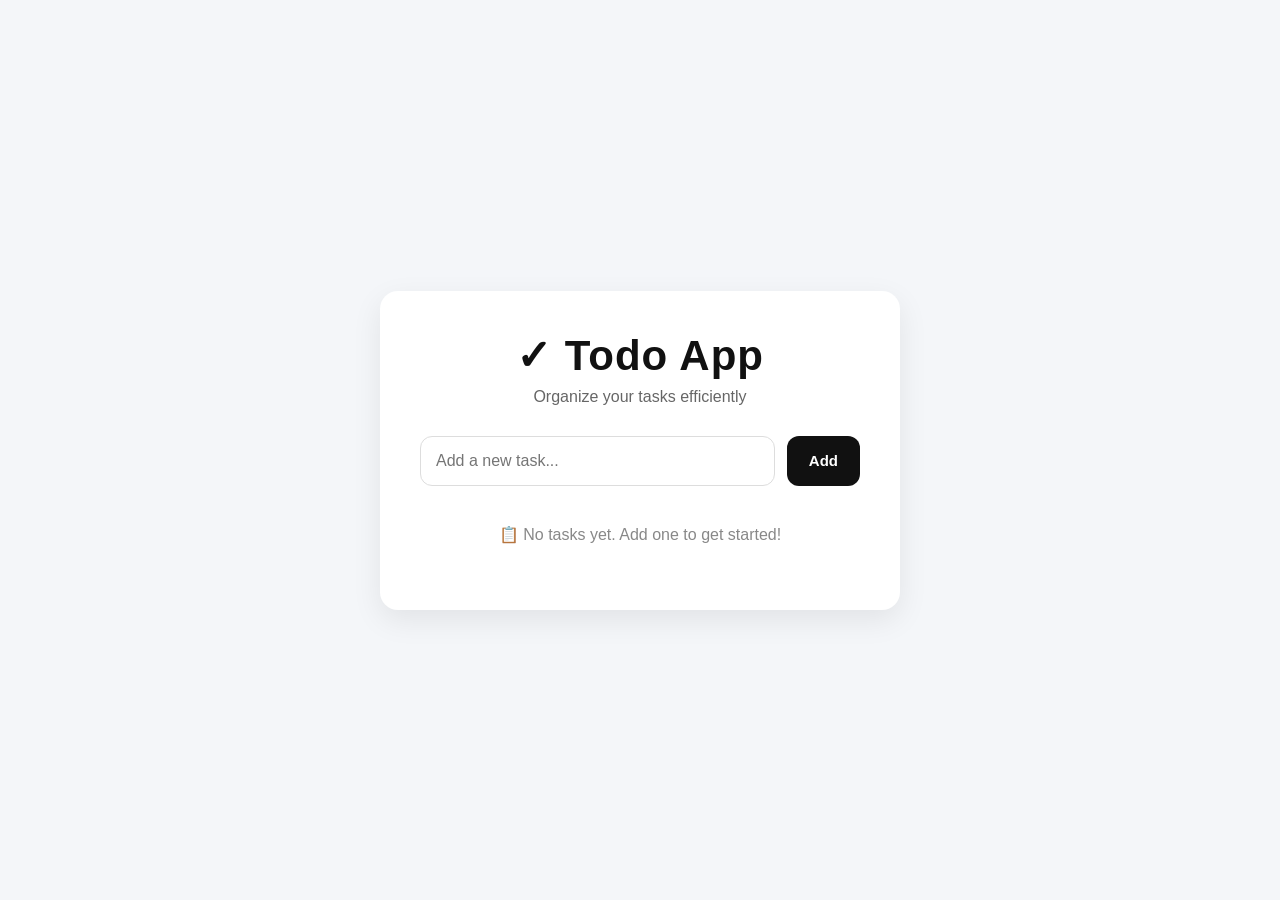
<file: button/index.html>
<!doctype html>
<html lang="en">
  <head>
    <meta charset="UTF-8" />
    <meta name="viewport" content="width=device-width, initial-scale=1.0" />
    <title>Todo App - Stay Organized</title>
   <link rel="stylesheet" href="style.css">
  </head>

  <body>
    <div class="container">
      <h1>✓ Todo App</h1>
      <p class="subtitle">Organize your tasks efficiently</p>

      <div class="input-group">
        <input
          id="input"
          type="text"
          placeholder="Add a new task..."
          autocomplete="off"
        />
        <button id="cta">Add</button>
      </div>

      <ul id="ul">
        <li id="emptyState">📋 No tasks yet. Add one to get started!</li>
      </ul>
    </div>

    <script src="18-dom.js"></script>
  </body>
</html>
</file>
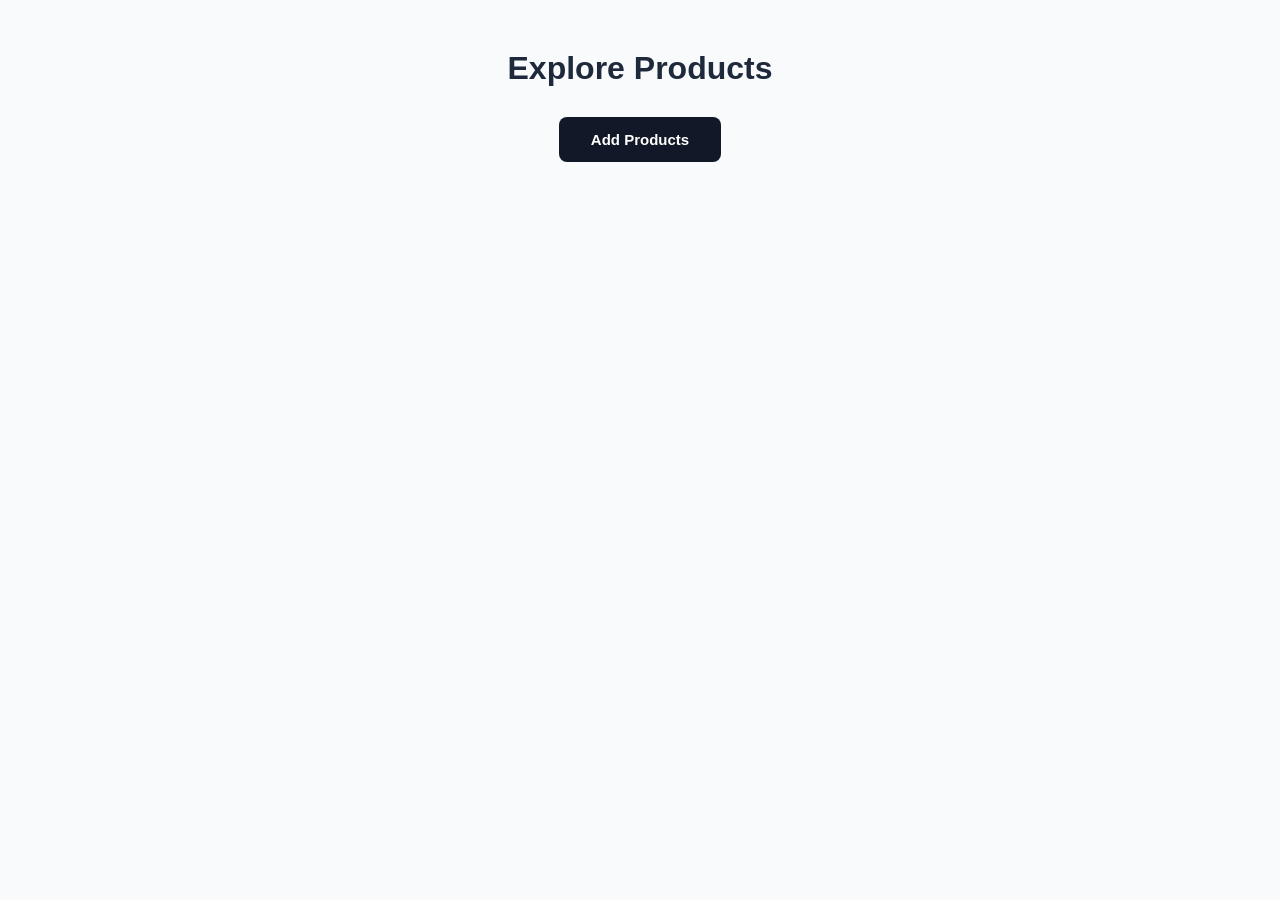
<file: products/index.html>
<!DOCTYPE html>
<html lang="en">
<head>
  <meta charset="UTF-8" />
  <meta name="viewport" content="width=device-width, initial-scale=1.0" />
  <title>Products UI</title>
  <link rel="stylesheet" href="style.css" />
</head>
<body>

  <div class="container">
    <h1 class="title">Explore Products</h1>

    <button id="addProductBtn" class="cta-btn">
      Add Products
    </button>

    <div id="card" class="products-grid">
      <!-- JS will inject product cards here -->
    </div>
  </div>

  <script src="script.js"></script>
</body>
</html>
</file>
<file: button/style.css>
* {
    margin: 0;
    padding: 0;
    box-sizing: border-box;
    font-family: "Segoe UI", sans-serif;
  }

  body {
    min-height: 100vh;
    background: #f4f6f9; /* soft light background */
    display: flex;
    justify-content: center;
    align-items: center;
  }

  .container {
    background: #ffffff;
    width: 100%;
    max-width: 520px; /* larger */
    padding: 40px;
    border-radius: 18px;
    box-shadow: 0 10px 30px rgba(0, 0, 0, 0.08);
    text-align: center;
  }

  h1 {
    font-size: 42px; /* bigger title */
    font-weight: 700;
    margin-bottom: 8px;
    color: #111;
    letter-spacing: 1px;
  }

  .subtitle {
    font-size: 16px;
    color: #666;
    margin-bottom: 30px;
  }

  .input-group {
    display: flex;
    gap: 12px;
    margin-bottom: 25px;
  }

  #input {
    flex: 1;
    padding: 15px;
    border-radius: 12px;
    border: 1px solid #ddd;
    font-size: 16px;
    outline: none;
    transition: 0.2s;
  }

  #input:focus {
    border-color: #222;
  }

  #cta {
    padding: 15px 22px;
    border: none;
    border-radius: 12px;
    background: #111;
    color: white;
    font-weight: 600;
    font-size: 15px;
    cursor: pointer;
    transition: 0.2s;
  }

  #cta:hover {
    background: #333;
  }

  ul {
    list-style: none;
    text-align: left;
  }

  ul li {
    padding: 14px 16px;
    background: #f1f3f5;
    margin-bottom: 12px;
    border-radius: 12px;
    font-size: 16px;
    transition: 0.2s;
  }

  ul li:hover {
    background: #e9ecef;
  }

  #emptyState {
    text-align: center;
    background: none;
    color: #888;
  }
</file>
<file: products/style.css>
* {
  margin: 0;
  padding: 0;
  box-sizing: border-box;
}

body {
  font-family: "Segoe UI", Tahoma, Geneva, Verdana, sans-serif;
  background: #f8fafc; /* light modern gray */
  min-height: 100vh;
  padding: 50px 20px;
  display: flex;
  justify-content: center;
}

.container {
  width: 1200px;
  max-width: 100%;
}

.title {
  text-align: center;
  margin-bottom: 30px;
  font-size: 32px;
  font-weight: 600;
  color: #1e293b;
}

/* CTA BUTTON */
#addProductBtn {
  display: block;
  margin: 0 auto 40px;
  padding: 14px 32px;
  font-size: 15px;
  border: none;
  border-radius: 8px;
  background: #111827; /* modern dark */
  color: white;
  font-weight: 600;
  cursor: pointer;
  transition: all 0.25s ease;
}

#addProductBtn:hover {
  background: #000;
  transform: translateY(-2px);
}

/* GRID */
#card {
  display: grid;
  grid-template-columns: repeat(auto-fill, minmax(280px, 1fr));
  gap: 28px;
}

/* CARD */
.product-card {
  background: white;
  border-radius: 14px;
  overflow: hidden;
  border: 1px solid #e2e8f0;
  transition: all 0.25s ease;
  display: flex;
  flex-direction: column;
}

.product-card:hover {
  transform: translateY(-6px);
  box-shadow: 0 15px 40px rgba(0, 0, 0, 0.08);
}

/* IMAGE */
.product-card img {
  width: 100%;
  height: 220px;
  object-fit: cover;
}

/* INFO */
.product-info {
  padding: 18px;
  display: flex;
  flex-direction: column;
  gap: 8px;
}

.product-info h3 {
  font-size: 17px;
  font-weight: 600;
  color: #111827;
}

.product-info p {
  font-size: 14px;
  color: #64748b;
}

.product-info .price {
  font-size: 18px;
  font-weight: bold;
  color: #0f172a;
  margin-top: 6px;
}
</file>
